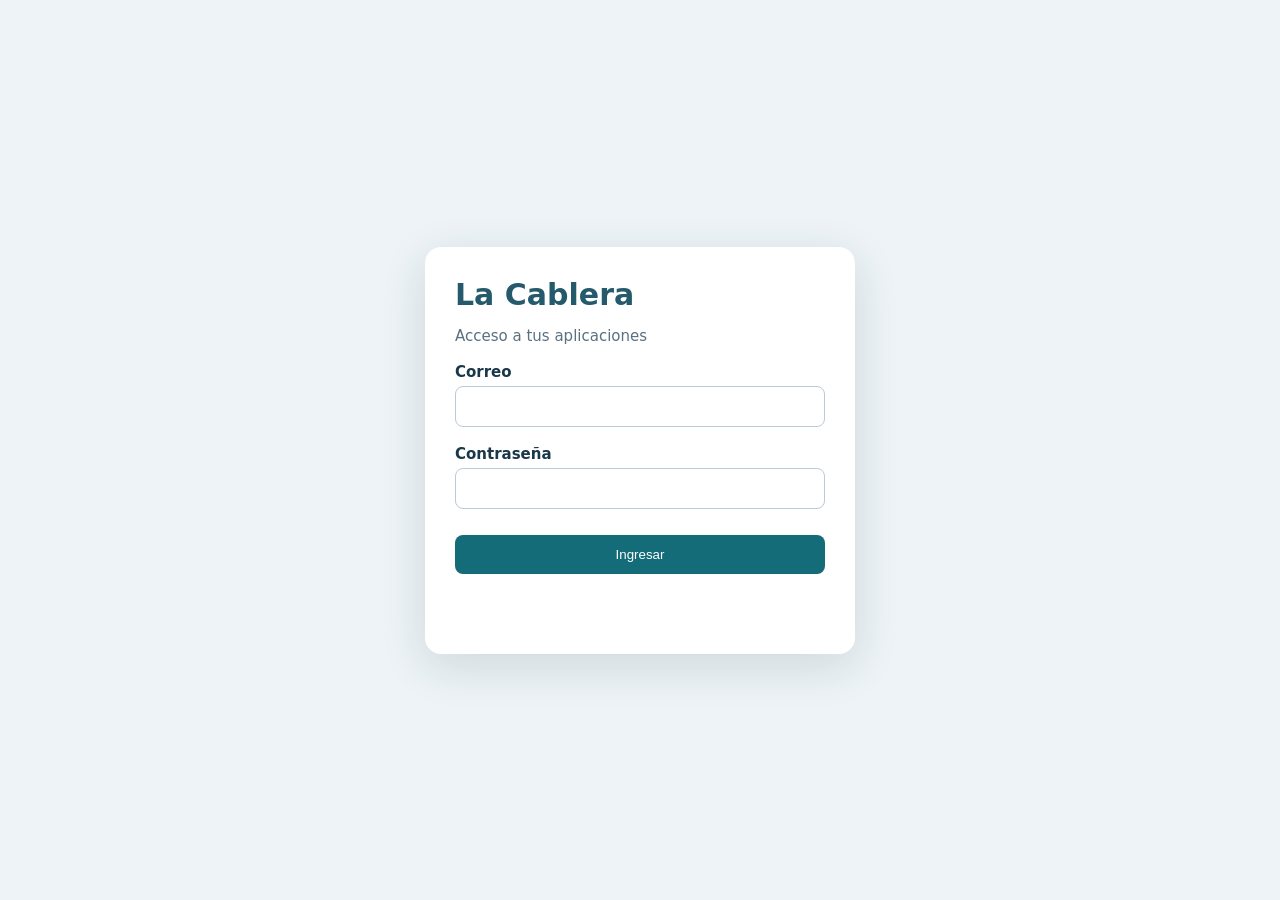
<file: acceso/index.html>
<!doctype html>
<html lang="es"><head><meta charset="utf-8"><meta name="viewport" content="width=device-width,initial-scale=1">
<title>Ingresar · La Cablera</title><style>
*{box-sizing:border-box}body{margin:0;min-height:100vh;display:grid;place-items:center;background:#edf3f6;font:15px system-ui,Arial;color:#193849}
main{width:min(430px,94vw);padding:30px;background:white;border-radius:16px;box-shadow:0 12px 45px #19384924}
h1{margin:0 0 8px;color:#245a6b}p{color:#5a7180}label{display:block;margin:18px 0 6px;font-weight:600}
input{display:block;width:100%;padding:12px;border:1px solid #b9cbd4;border-radius:8px;margin-top:5px}
button{background:#146c79;color:white;border:0;border-radius:8px;padding:12px 18px;cursor:pointer;width:100%;margin-top:20px}
#error{color:#b42318;min-height:20px}</style></head><body>
<main><h1>La Cablera</h1><p>Acceso a tus aplicaciones</p>
<form id="login"><label>Correo<input id="email" type="email" autocomplete="username" required></label>
<label>Contraseña<input id="password" type="password" autocomplete="current-password" required></label>
<button type="submit">Ingresar</button></form><p id="error" role="alert"></p></main>
<script>
(()=>{'use strict';const key='lacablera_central_token_v1';
const destino=new URLSearchParams(location.search).get('volver')||'/';
function seguro(url){try{const u=new URL(url,location.origin);return u.origin===location.origin?u.pathname+u.search+u.hash:'/'}catch{return '/'}}
const volver=seguro(destino);
async function validar(token){const r=await fetch('/api/v1/central-auth/session.php',{headers:{Authorization:'Bearer '+token},cache:'no-store'});const d=await r.json();return r.ok&&d.ok;}
(async()=>{const token=localStorage.getItem(key);if(token){try{if(await validar(token)){location.replace(volver);return}}catch{}localStorage.removeItem(key)}})();
document.getElementById('login').addEventListener('submit',async e=>{
e.preventDefault();const b=e.target.querySelector('button');b.disabled=true;
try{const r=await fetch('/api/v1/central-auth/login.php',{method:'POST',headers:{'Content-Type':'application/json'},body:JSON.stringify({email:document.getElementById('email').value.trim(),password:document.getElementById('password').value})});
const d=await r.json();if(!r.ok||!d.ok||!d.data?.token)throw Error(typeof d.error==='object'?d.error.message:(d.error||'No se pudo ingresar'));
localStorage.setItem(key,d.data.token);document.getElementById('password').value='';location.replace(volver);
}catch(err){document.getElementById('error').textContent=err.message;b.disabled=false}});
})();
</script></body></html>
</file>
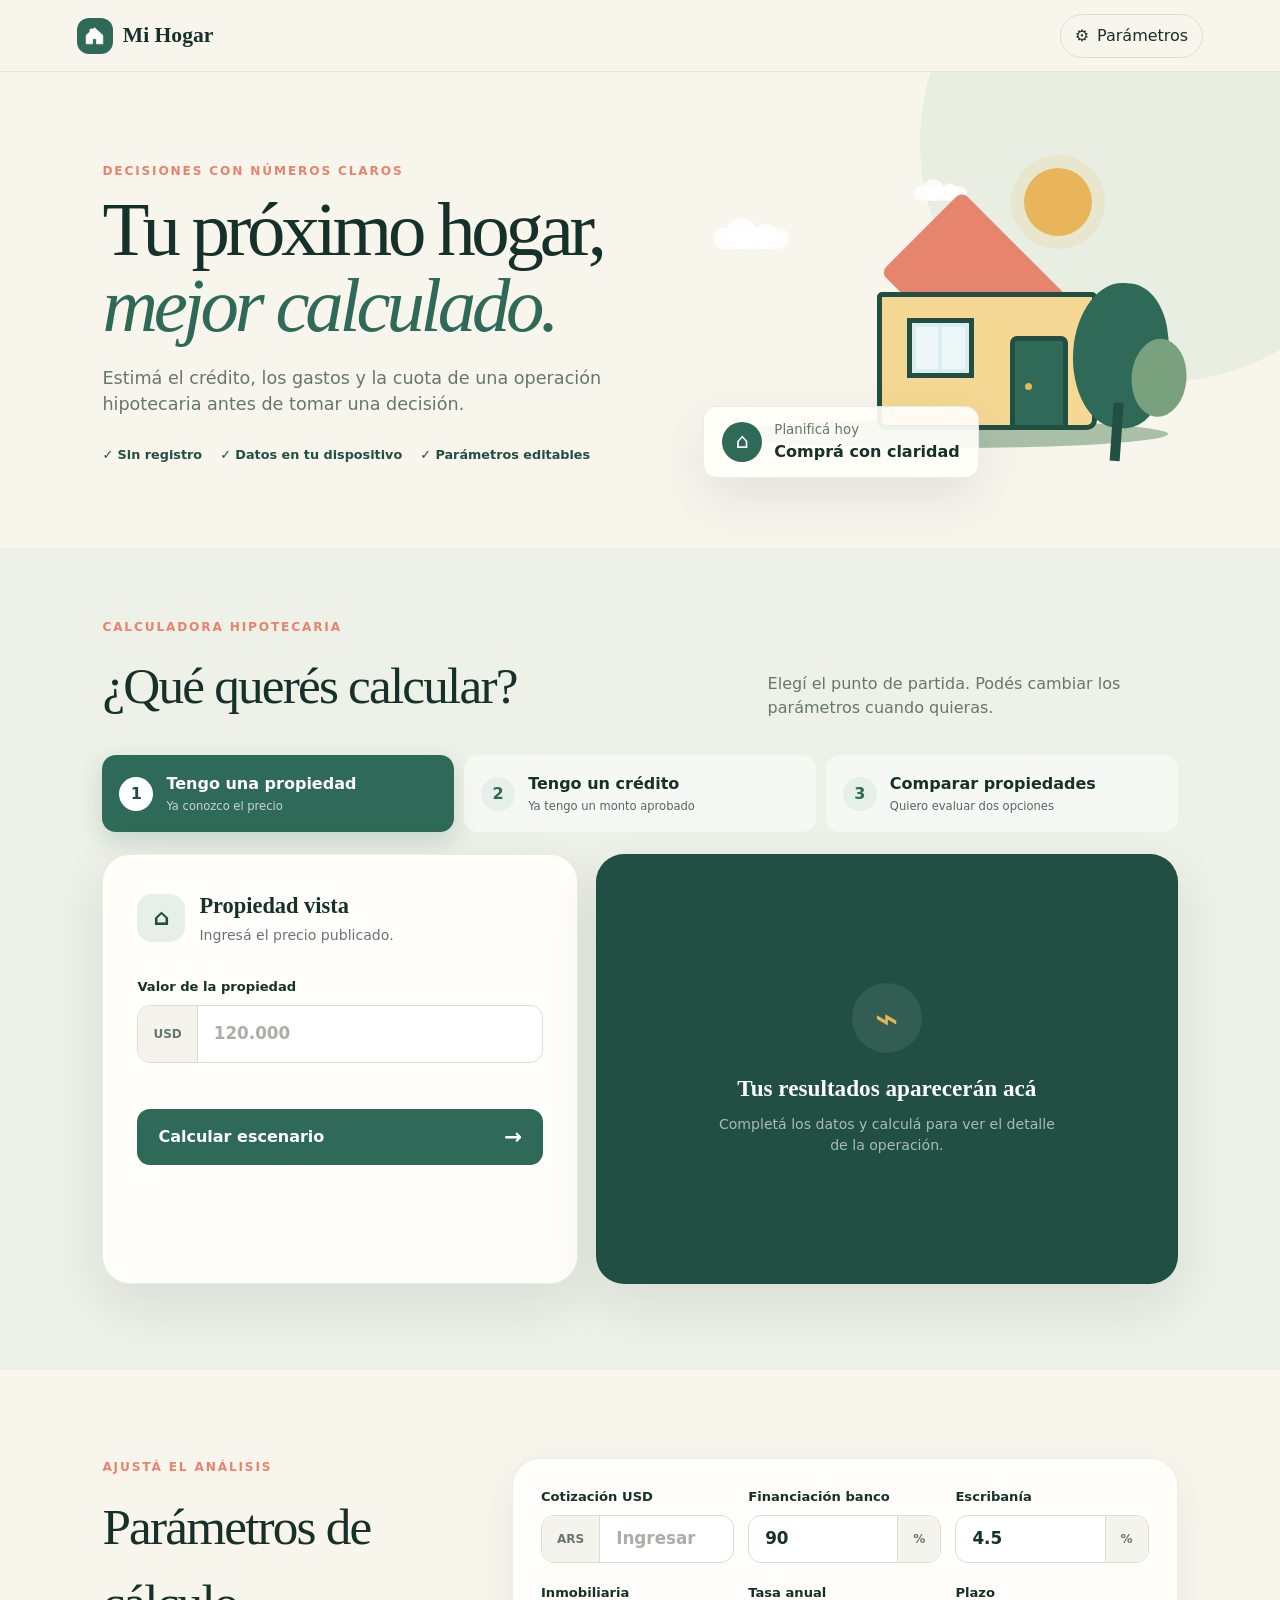
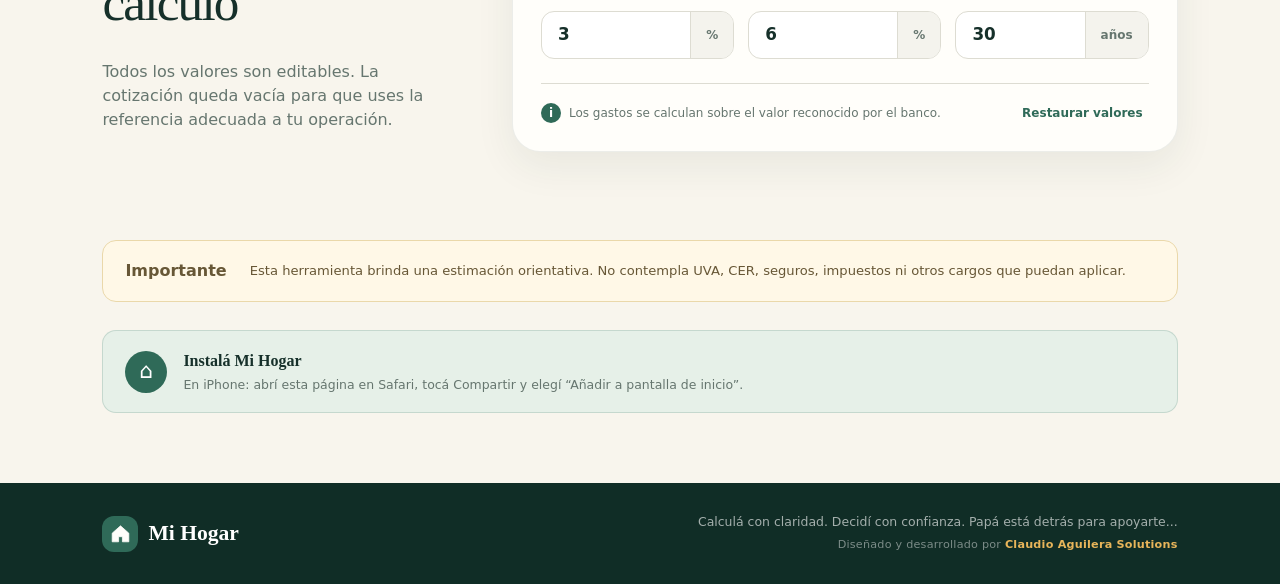
<file: Dantemania/index.html>
<!doctype html>
<html lang="es">
  <head>
    <meta charset="UTF-8" />
    <meta name="viewport" content="width=device-width, initial-scale=1.0" />
    <meta
      name="description"
      content="Calculadora de créditos hipotecarios para analizar propiedades, gastos y cuotas."
    />
    <meta name="theme-color" content="#f8f5ed" />
    <meta name="mobile-web-app-capable" content="yes" />
    <meta name="apple-mobile-web-app-capable" content="yes" />
    <meta name="apple-mobile-web-app-status-bar-style" content="default" />
    <meta name="apple-mobile-web-app-title" content="Mi Hogar" />
    <title>Mi Hogar | Calculadora hipotecaria</title>
    <link rel="manifest" href="manifest.webmanifest" />
    <link rel="icon" type="image/png" sizes="192x192" href="assets/icon-192.png" />
    <link rel="apple-touch-icon" href="assets/apple-touch-icon.png" />
    <link rel="stylesheet" href="css/styles.css" />
  </head>
  <body>
    <header class="site-header">
      <a class="brand" href="#inicio" aria-label="Mi Hogar, inicio">
        <span class="brand-mark" aria-hidden="true">
          <svg viewBox="0 0 36 36" role="img">
            <path d="M5 17.5 18 6l13 11.5V31H21v-8h-6v8H5Z" />
            <path d="M11 13.2V8h5v.8" />
          </svg>
        </span>
        <span>Mi Hogar</span>
      </a>
      <button
        class="settings-shortcut"
        type="button"
        data-scroll-settings
        aria-label="Abrir parámetros de cálculo"
      >
        <span class="settings-icon" aria-hidden="true">⚙</span>
        <span class="settings-label">Parámetros</span>
      </button>
    </header>

    <main id="inicio">
      <section class="hero">
        <div class="hero-copy">
          <p class="eyebrow">Decisiones con números claros</p>
          <h1>Tu próximo hogar,<br /><span>mejor calculado.</span></h1>
          <p class="hero-description">
            Estimá el crédito, los gastos y la cuota de una operación
            hipotecaria antes de tomar una decisión.
          </p>
          <div class="trust-row" aria-label="Características">
            <span>✓ Sin registro</span>
            <span>✓ Datos en tu dispositivo</span>
            <span>✓ Parámetros editables</span>
          </div>
        </div>
        <div class="hero-visual" aria-hidden="true">
          <div class="sun"></div>
          <div class="cloud cloud-one"></div>
          <div class="cloud cloud-two"></div>
          <div class="house">
            <div class="roof"></div>
            <div class="house-body">
              <div class="window"><span></span><span></span></div>
              <div class="door"></div>
            </div>
          </div>
          <div class="tree"><span></span></div>
          <div class="ground"></div>
          <div class="visual-card">
            <span class="visual-icon">⌂</span>
            <div><small>Planificá hoy</small><strong>Comprá con claridad</strong></div>
          </div>
        </div>
      </section>

      <section class="calculator-shell" aria-labelledby="calculator-title">
        <div class="section-heading">
          <div>
            <p class="eyebrow">Calculadora hipotecaria</p>
            <h2 id="calculator-title">¿Qué querés calcular?</h2>
          </div>
          <p>Elegí el punto de partida. Podés cambiar los parámetros cuando quieras.</p>
        </div>

        <div class="scenario-tabs" role="tablist" aria-label="Escenarios">
          <button
            class="scenario-tab active"
            id="tab-property"
            type="button"
            role="tab"
            aria-selected="true"
            aria-controls="panel-property"
            data-scenario="property"
          >
            <span class="tab-number">1</span>
            <span><strong>Tengo una propiedad</strong><small>Ya conozco el precio</small></span>
          </button>
          <button
            class="scenario-tab"
            id="tab-credit"
            type="button"
            role="tab"
            aria-selected="false"
            aria-controls="panel-credit"
            data-scenario="credit"
          >
            <span class="tab-number">2</span>
            <span><strong>Tengo un crédito</strong><small>Ya tengo un monto aprobado</small></span>
          </button>
          <button
            class="scenario-tab"
            id="tab-compare"
            type="button"
            role="tab"
            aria-selected="false"
            aria-controls="panel-compare"
            data-scenario="compare"
          >
            <span class="tab-number">3</span>
            <span><strong>Comparar propiedades</strong><small>Quiero evaluar dos opciones</small></span>
          </button>
        </div>

        <div class="workspace">
          <section class="input-card">
            <form id="calculator-form" novalidate>
              <div
                class="scenario-panel active"
                id="panel-property"
                role="tabpanel"
                aria-labelledby="tab-property"
                data-panel="property"
              >
                <div class="card-heading">
                  <span class="card-icon" aria-hidden="true">⌂</span>
                  <div><h3>Propiedad vista</h3><p>Ingresá el precio publicado.</p></div>
                </div>
                <label class="field">
                  <span>Valor de la propiedad</span>
                  <span class="input-wrap">
                    <span class="prefix">USD</span>
                    <input id="property-usd" type="number" min="0" step="100" inputmode="decimal" placeholder="120.000" />
                  </span>
                </label>
              </div>

              <div
                class="scenario-panel"
                id="panel-credit"
                role="tabpanel"
                aria-labelledby="tab-credit"
                data-panel="credit"
                hidden
              >
                <div class="card-heading">
                  <span class="card-icon" aria-hidden="true">$</span>
                  <div><h3>Crédito aprobado</h3><p>Ingresá el capital disponible.</p></div>
                </div>
                <label class="field">
                  <span>Monto del crédito</span>
                  <span class="input-wrap">
                    <span class="prefix">ARS</span>
                    <input id="credit-ars" type="number" min="0" step="1000" inputmode="decimal" placeholder="180.000.000" />
                  </span>
                </label>
              </div>

              <div
                class="scenario-panel"
                id="panel-compare"
                role="tabpanel"
                aria-labelledby="tab-compare"
                data-panel="compare"
                hidden
              >
                <div class="card-heading">
                  <span class="card-icon" aria-hidden="true">⇄</span>
                  <div><h3>Comparar propiedades</h3><p>Ingresá los dos precios publicados.</p></div>
                </div>
                <div class="compare-inputs">
                  <label class="field">
                    <span>Propiedad A</span>
                    <span class="input-wrap">
                      <span class="prefix">USD</span>
                      <input id="property-a-usd" type="number" min="0" step="100" inputmode="decimal" placeholder="120.000" />
                    </span>
                  </label>
                  <label class="field">
                    <span>Propiedad B</span>
                    <span class="input-wrap">
                      <span class="prefix">USD</span>
                      <input id="property-b-usd" type="number" min="0" step="100" inputmode="decimal" placeholder="135.000" />
                    </span>
                  </label>
                </div>
              </div>

              <button class="calculate-button" type="submit">
                Calcular escenario
                <span aria-hidden="true">→</span>
              </button>
              <p class="form-error" id="form-error" role="alert"></p>
            </form>
          </section>

          <section class="results-card" aria-live="polite">
            <div class="results-empty" id="results-empty">
              <span class="empty-icon" aria-hidden="true">⌁</span>
              <h3>Tus resultados aparecerán acá</h3>
              <p>Completá los datos y calculá para ver el detalle de la operación.</p>
            </div>
            <div class="results-content" id="results-content" hidden></div>
          </section>
        </div>
      </section>

      <section class="settings-section" id="parametros" aria-labelledby="settings-title">
        <div class="settings-intro">
          <p class="eyebrow">Ajustá el análisis</p>
          <h2 id="settings-title">Parámetros de cálculo</h2>
          <p>
            Todos los valores son editables. La cotización queda vacía para que
            uses la referencia adecuada a tu operación.
          </p>
        </div>
        <div class="settings-card">
          <div class="settings-grid">
            <label class="field">
              <span>Cotización USD</span>
              <span class="input-wrap compact">
                <span class="prefix">ARS</span>
                <input id="exchange-rate" type="number" min="0" step="0.01" inputmode="decimal" placeholder="Ingresar" />
              </span>
            </label>
            <label class="field">
              <span>Financiación banco</span>
              <span class="input-wrap compact">
                <input id="financing-percent" type="number" min="0.01" max="100" step="0.01" inputmode="decimal" />
                <span class="suffix">%</span>
              </span>
            </label>
            <label class="field">
              <span>Escribanía</span>
              <span class="input-wrap compact">
                <input id="notary-percent" type="number" min="0" step="0.01" inputmode="decimal" />
                <span class="suffix">%</span>
              </span>
            </label>
            <label class="field">
              <span>Inmobiliaria</span>
              <span class="input-wrap compact">
                <input id="real-estate-percent" type="number" min="0" step="0.01" inputmode="decimal" />
                <span class="suffix">%</span>
              </span>
            </label>
            <label class="field">
              <span>Tasa anual</span>
              <span class="input-wrap compact">
                <input id="annual-rate-percent" type="number" min="0" step="0.01" inputmode="decimal" />
                <span class="suffix">%</span>
              </span>
            </label>
            <label class="field">
              <span>Plazo</span>
              <span class="input-wrap compact">
                <input id="years" type="number" min="1" step="1" inputmode="numeric" />
                <span class="suffix">años</span>
              </span>
            </label>
          </div>
          <div class="settings-footer">
            <p><span aria-hidden="true">i</span> Los gastos se calculan sobre el valor reconocido por el banco.</p>
            <button id="reset-settings" type="button">Restaurar valores</button>
          </div>
        </div>
      </section>

      <section class="disclaimer">
        <strong>Importante</strong>
        <p>
          Esta herramienta brinda una estimación orientativa. No contempla UVA,
          CER, seguros, impuestos ni otros cargos que puedan aplicar.
        </p>
      </section>

      <section class="install-card" id="instalar">
        <span class="install-icon" aria-hidden="true">⌂</span>
        <div>
          <strong>Instalá Mi Hogar</strong>
          <p id="install-help">
            En iPhone: abrí esta página en Safari, tocá Compartir y elegí
            “Añadir a pantalla de inicio”.
          </p>
        </div>
        <button id="install-app" type="button" hidden>Instalar</button>
      </section>
    </main>

    <footer>
      <a class="brand footer-brand" href="#inicio">
        <span class="brand-mark" aria-hidden="true">
          <svg viewBox="0 0 36 36"><path d="M5 17.5 18 6l13 11.5V31H21v-8h-6v8H5Z" /></svg>
        </span>
        <span>Mi Hogar</span>
      </a>
      <div class="footer-copy">
        <p>Calculá con claridad. Decidí con confianza. Papá está detrás para apoyarte... </p>
        <p class="creator-credit">
          Diseñado y desarrollado por
          <strong>Claudio Aguilera Solutions</strong>
        </p>
      </div>
    </footer>

    <script src="js/config.js"></script>
    <script src="js/calculations.js"></script>
    <script src="js/app.js"></script>
    <script src="js/pwa.js"></script>
  </body>
</html>
</file>
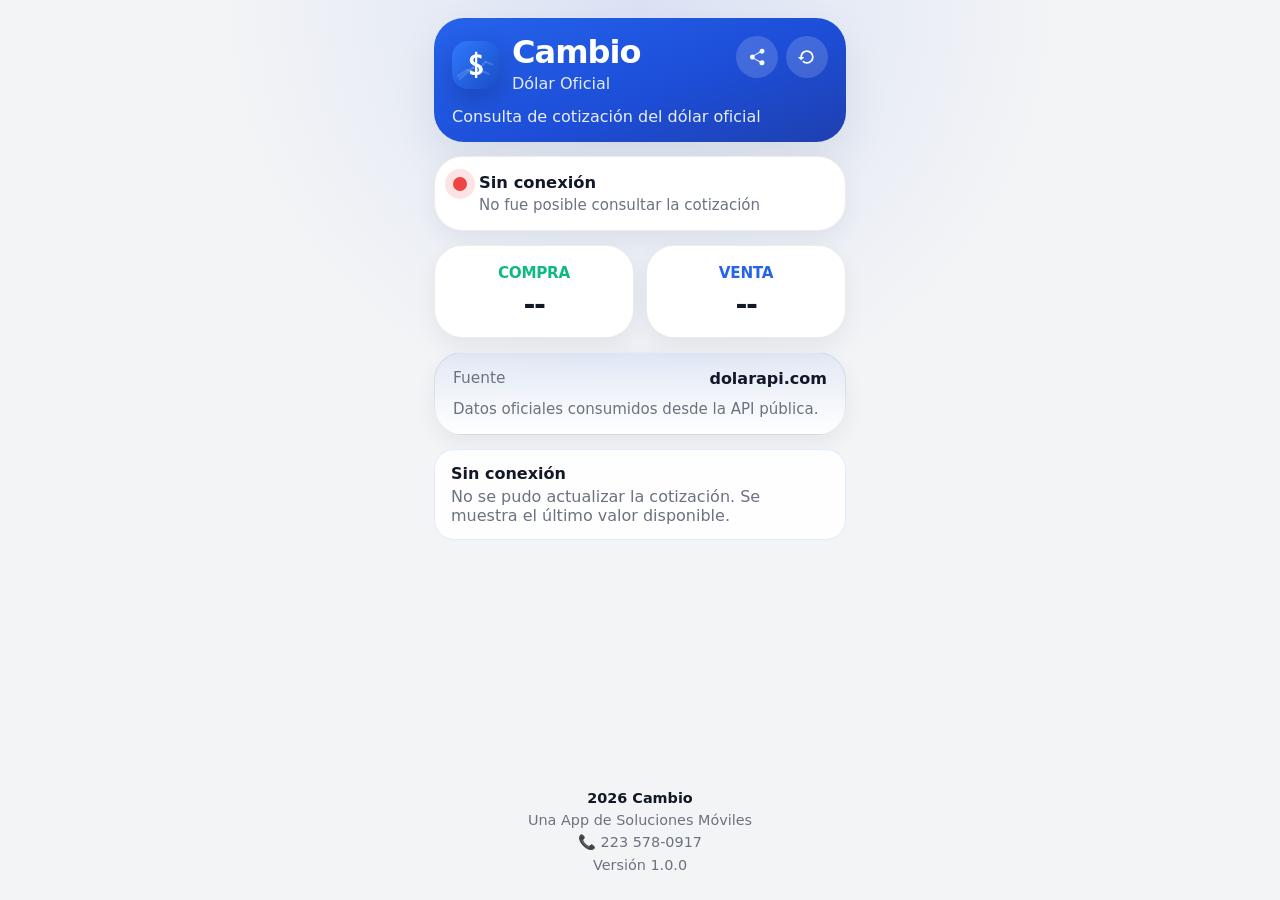
<file: public/apps/cambio/index.html>
<!doctype html>
<html lang="es">
<head>
  <meta charset="utf-8">
  <meta name="viewport" content="width=device-width, initial-scale=1, viewport-fit=cover">
  <meta name="theme-color" content="#2563EB">
  <meta name="description" content="Consulta de cotización del dólar oficial.">
  <meta name="apple-mobile-web-app-capable" content="yes">
  <meta name="apple-mobile-web-app-status-bar-style" content="black-translucent">
  <link rel="manifest" href="./manifest.json">
  <link rel="apple-touch-icon" href="./apple-touch-icon.png">
  <link rel="icon" href="./favicon.ico">
  <title>Cambio</title>
  <link rel="stylesheet" href="./style.css">
</head>
<body>
  <div class="app-shell">
    <header class="app-header">
      <div class="app-header__top">
        <div class="brand">
          <img src="./icon-192.png" alt="Cambio" class="brand__icon" width="48" height="48">
          <div class="brand__copy">
            <h1>Cambio</h1>
            <p>Dólar Oficial</p>
          </div>
        </div>
        <div class="header-actions" aria-label="Acciones">
          <button class="icon-button" id="share-button" type="button" aria-label="Compartir">
            <svg viewBox="0 0 24 24" aria-hidden="true"><path d="M18 16a3 3 0 0 0-2.4 1.2L8.9 13.4a3.2 3.2 0 0 0 0-2.8l6.7-3.8A3 3 0 1 0 15 5a3 3 0 0 0 .1.8L8.4 9.6a3 3 0 1 0 0 4.8l6.7 3.8A3 3 0 1 0 18 16Z"/></svg>
          </button>
          <button class="icon-button" id="refresh-button" type="button" aria-label="Actualizar">
            <svg viewBox="0 0 24 24" aria-hidden="true"><path d="M17.7 6.3A8 8 0 0 0 4 12H1l3.9 3.9L8.9 12H6a6 6 0 1 1 1.7 4.2l-1.4 1.4A8 8 0 1 0 17.7 6.3Z"/></svg>
          </button>
        </div>
      </div>
      <p class="app-header__subtitle">Consulta de cotización del dólar oficial</p>
    </header>

    <main class="content">
      <section class="card card--status" aria-live="polite">
        <div class="status-line">
          <span class="status-dot" id="status-dot"></span>
          <div>
            <strong id="status-title">Cargando datos</strong>
            <p id="status-text">Esperando respuesta de la API</p>
          </div>
        </div>
      </section>

      <section class="metrics-grid" aria-label="Cotización">
        <article class="card metric-card">
          <span class="metric-card__label metric-card__label--success">Compra</span>
          <strong class="metric-card__value" id="quote-buy">--</strong>
        </article>
        <article class="card metric-card">
          <span class="metric-card__label metric-card__label--primary">Venta</span>
          <strong class="metric-card__value metric-card__value--accent" id="quote-sell-small">--</strong>
        </article>
      </section>

      

      <section class="card info-card info-card--soft" id="share-card">
        <div class="info-row">
          <span class="info-row__label">Fuente</span>
          <strong>dolarapi.com</strong>
        </div>
        <p class="info-card__text">Datos oficiales consumidos  desde la API pública.</p>
      </section>
    </main>

    <footer class="app-footer">
      <div>2026 Cambio</div>
      <div>Una App de Soluciones Móviles</div>
      <div>📞 223 578-0917</div>
      <div>Versión 1.0.0</div>
  </footer>
  </div>

  <div class="install-modal" id="install-modal" hidden>
    <div class="install-modal__backdrop"></div>
    <div class="install-modal__dialog" role="dialog" aria-modal="true" aria-labelledby="install-title">
      <h2 id="install-title">Instalar Cambio</h2>
      <p>¿Desea instalar Cambio en su dispositivo para acceder más rápido?</p>
      <div class="install-modal__actions">
        <button class="button button--primary" id="install-button" type="button">Instalar</button>
        <button class="button button--secondary" id="dismiss-button" type="button">Ahora no</button>
      </div>
    </div>
  </div>

  <template id="offline-template">
    <div class="offline-banner">
      <strong>Sin conexión</strong>
      <span>No se pudo actualizar la cotización. Se muestra el último valor disponible.</span>
    </div>
  </template>

  <script src="./app.js" defer></script>
</body>
</html>
</file>
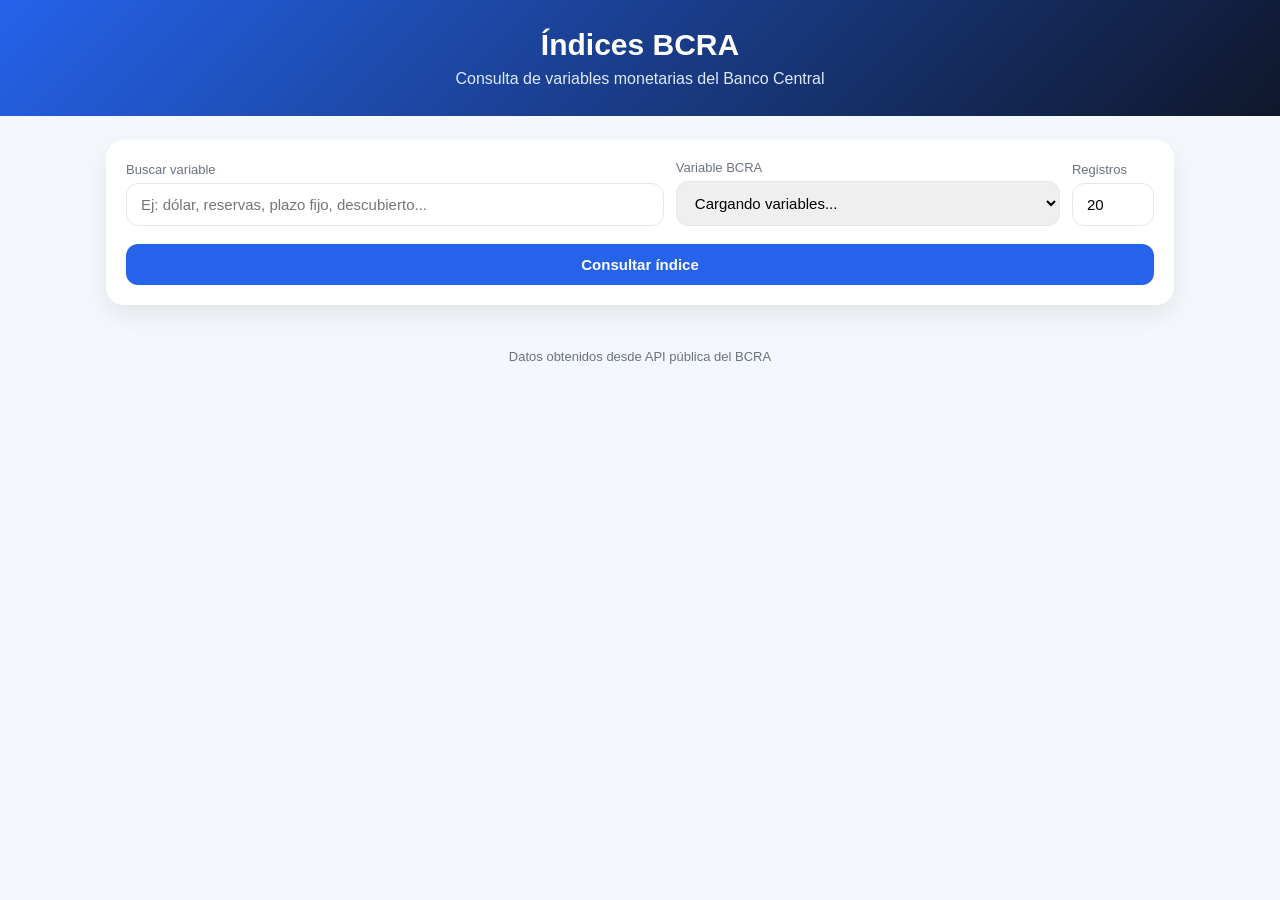
<file: mi_info/bcoCentral/indicesBCRA.html>
<!DOCTYPE html>
<html lang="es">
<head>
  <meta charset="UTF-8" />
  <meta name="viewport" content="width=device-width, initial-scale=1.0" />
  <title>Índices BCRA</title>

  <style>
    :root {
      --bg: #f4f7fb;
      --card: #ffffff;
      --primary: #2563eb;
      --primary-dark: #1d4ed8;
      --text: #111827;
      --muted: #6b7280;
      --border: #e5e7eb;
      --warning: #f59e0b;
      --success: #16a34a;
      --danger: #dc2626;
    }

    * {
      box-sizing: border-box;
    }

    body {
      margin: 0;
      font-family: Arial, sans-serif;
      background: var(--bg);
      color: var(--text);
    }

    header {
      background: linear-gradient(135deg, #2563eb, #0f172a);
      color: white;
      padding: 28px 18px;
      text-align: center;
    }

    header h1 {
      margin: 0;
      font-size: 30px;
    }

    header p {
      margin: 8px 0 0;
      color: #dbeafe;
    }

    .container {
      max-width: 1100px;
      margin: 24px auto;
      padding: 0 16px;
    }

    .card {
      background: var(--card);
      border-radius: 18px;
      padding: 20px;
      box-shadow: 0 10px 25px rgba(15, 23, 42, 0.08);
      margin-bottom: 18px;
    }

    .grid {
      display: grid;
      grid-template-columns: 1.4fr 1fr auto;
      gap: 12px;
      align-items: end;
    }

    label {
      display: block;
      font-size: 13px;
      color: var(--muted);
      margin-bottom: 6px;
    }

    input, select, button {
      width: 100%;
      padding: 12px 14px;
      border-radius: 12px;
      border: 1px solid var(--border);
      font-size: 15px;
    }

    input:focus, select:focus {
      outline: none;
      border-color: var(--primary);
    }

    button {
      border: none;
      background: var(--primary);
      color: white;
      cursor: pointer;
      font-weight: bold;
      transition: 0.2s;
    }

    button:hover {
      background: var(--primary-dark);
    }

    .info {
      display: grid;
      grid-template-columns: repeat(4, 1fr);
      gap: 12px;
      margin-top: 16px;
    }

    .mini-card {
      border: 1px solid var(--border);
      border-radius: 14px;
      padding: 14px;
      background: #f9fafb;
    }

    .mini-card span {
      display: block;
      font-size: 12px;
      color: var(--muted);
      margin-bottom: 6px;
    }

    .mini-card strong {
      font-size: 16px;
    }

    .estado {
      padding: 12px 14px;
      border-radius: 12px;
      margin-top: 14px;
      font-weight: bold;
      background: #fff7ed;
      color: #9a3412;
      border: 1px solid #fed7aa;
    }

    .estado.ok {
      background: #ecfdf5;
      color: #166534;
      border-color: #bbf7d0;
    }

    .estado.error {
      background: #fef2f2;
      color: #991b1b;
      border-color: #fecaca;
    }

    table {
      width: 100%;
      border-collapse: collapse;
      margin-top: 14px;
    }

    th, td {
      padding: 12px;
      border-bottom: 1px solid var(--border);
      text-align: left;
    }

    th {
      background: #f9fafb;
      color: var(--muted);
      font-size: 13px;
    }

    td.valor {
      text-align: right;
      font-weight: bold;
    }

    .loader {
      display: none;
      color: var(--muted);
      margin-top: 10px;
    }

    .footer {
      text-align: center;
      color: var(--muted);
      font-size: 13px;
      padding: 20px;
    }

    @media (max-width: 800px) {
      .grid {
        grid-template-columns: 1fr;
      }

      .info {
        grid-template-columns: 1fr;
      }

      header h1 {
        font-size: 24px;
      }

      table {
        font-size: 13px;
      }
    }
  </style>
</head>

<body>

<header>
  <h1>Índices BCRA</h1>
  <p>Consulta de variables monetarias del Banco Central</p>
</header>

<div class="container">

  <div class="card">
    <div class="grid">
      <div>
        <label>Buscar variable</label>
        <input 
          type="text" 
          id="buscar" 
          placeholder="Ej: dólar, reservas, plazo fijo, descubierto..."
        />
      </div>

      <div>
        <label>Variable BCRA</label>
        <select id="variableSelect">
          <option>Cargando variables...</option>
        </select>
      </div>

      <div>
        <label>Registros</label>
        <input type="number" id="cantidad" value="20" min="1" max="500" />
      </div>
    </div>

    <br />

    <button onclick="consultarVariable()">Consultar índice</button>

    <div class="loader" id="loader">Consultando BCRA...</div>
  </div>

  <div class="card" id="panelInfo" style="display:none;">
    <h2 id="tituloVariable">Variable seleccionada</h2>

    <div class="info">
      <div class="mini-card">
        <span>ID Variable</span>
        <strong id="infoId">-</strong>
      </div>

      <div class="mini-card">
        <span>Categoría</span>
        <strong id="infoCategoria">-</strong>
      </div>

      <div class="mini-card">
        <span>Unidad</span>
        <strong id="infoUnidad">-</strong>
      </div>

      <div class="mini-card">
        <span>Último valor</span>
        <strong id="infoValor">-</strong>
      </div>
    </div>

    <div id="estadoFecha" class="estado"></div>
  </div>

  <div class="card" id="panelTabla" style="display:none;">
    <h2>Valores informados</h2>

    <table>
      <thead>
        <tr>
          <th>Fecha</th>
          <th style="text-align:right;">Valor</th>
        </tr>
      </thead>
      <tbody id="tablaResultados"></tbody>
    </table>
  </div>

</div>

<div class="footer">
  Datos obtenidos desde API pública del BCRA
</div>

<script>
  const API_BASE = "https://api.bcra.gob.ar/estadisticas/v4.0/monetarias";

  let variables = [];
  let variablesFiltradas = [];

  const buscarInput = document.getElementById("buscar");
  const variableSelect = document.getElementById("variableSelect");

  buscarInput.addEventListener("input", filtrarVariables);
  variableSelect.addEventListener("change", mostrarInfoVariable);

  async function cargarVariables() {
    try {
      const response = await fetch(API_BASE);

      if (!response.ok) {
        throw new Error("Error API: " + response.status);
      }

      const data = await response.json();

      variables = data.results || [];
      variablesFiltradas = variables;

      cargarSelect(variablesFiltradas);
      mostrarInfoVariable();

    } catch (error) {
      alert("No se pudieron cargar las variables BCRA: " + error.message);
    }
  }

  function cargarSelect(lista) {
    variableSelect.innerHTML = "";

    if (lista.length === 0) {
      const option = document.createElement("option");
      option.textContent = "Sin resultados";
      option.value = "";
      variableSelect.appendChild(option);
      return;
    }

    lista.forEach(variable => {
      const option = document.createElement("option");
      option.value = variable.idVariable;
      option.textContent = `${variable.idVariable} - ${variable.descripcion}`;
      variableSelect.appendChild(option);
    });
  }

  function filtrarVariables() {
    const texto = buscarInput.value.trim().toLowerCase();

    variablesFiltradas = variables.filter(v => {
      return (
        String(v.idVariable).includes(texto) ||
        String(v.descripcion || "").toLowerCase().includes(texto) ||
        String(v.categoria || "").toLowerCase().includes(texto) ||
        String(v.unidadExpresion || "").toLowerCase().includes(texto)
      );
    });

    cargarSelect(variablesFiltradas);
    mostrarInfoVariable();
  }

  function obtenerVariableSeleccionada() {
    const id = Number(variableSelect.value);
    return variables.find(v => v.idVariable === id);
  }

  function mostrarInfoVariable() {
    const variable = obtenerVariableSeleccionada();

    if (!variable) return;

    document.getElementById("panelInfo").style.display = "block";

    document.getElementById("tituloVariable").textContent = variable.descripcion;
    document.getElementById("infoId").textContent = variable.idVariable;
    document.getElementById("infoCategoria").textContent = variable.categoria || "-";
    document.getElementById("infoUnidad").textContent = variable.unidadExpresion || "-";
    document.getElementById("infoValor").textContent = variable.ultValorInformado ?? "-";

    evaluarFecha(variable.ultFechaInformada);
  }

  function evaluarFecha(fechaTexto) {
    const estado = document.getElementById("estadoFecha");

    if (!fechaTexto) {
      estado.className = "estado error";
      estado.textContent = "⚠️ Esta variable no tiene última fecha informada.";
      return;
    }

    const fecha = new Date(fechaTexto + "T00:00:00");
    const hoy = new Date();

    fecha.setHours(0, 0, 0, 0);
    hoy.setHours(0, 0, 0, 0);

    const diferenciaMs = hoy - fecha;
    const dias = Math.round(diferenciaMs / (1000 * 60 * 60 * 24));

    if (dias === 0) {
      estado.className = "estado ok";
      estado.textContent = `✅ Serie actualizada al día de hoy. Última fecha: ${formatearFecha(fechaTexto)}`;
    } else if (dias === 1) {
      estado.className = "estado";
      estado.textContent = `🟡 Último dato disponible: ayer. Fecha: ${formatearFecha(fechaTexto)}`;
    } else {
      estado.className = "estado";
      estado.textContent = `⚠️ Último dato disponible hace ${dias} días. Fecha: ${formatearFecha(fechaTexto)}. Puede ser normal según la serie.`;
    }
  }

  async function consultarVariable() {
    const variable = obtenerVariableSeleccionada();

    if (!variable) {
      alert("Seleccione una variable válida.");
      return;
    }

    const cantidad = Number(document.getElementById("cantidad").value) || 20;
    const loader = document.getElementById("loader");

    loader.style.display = "block";

    try {
      const response = await fetch(`${API_BASE}/${variable.idVariable}`);

      if (!response.ok) {
        throw new Error("Error API: " + response.status);
      }

      const data = await response.json();
      const detalle = data.results?.[0]?.detalle || [];

      renderTabla(detalle.slice(0, cantidad));

    } catch (error) {
      alert("No se pudo consultar la variable: " + error.message);
    } finally {
      loader.style.display = "none";
    }
  }

  function renderTabla(datos) {
    const tbody = document.getElementById("tablaResultados");
    const panelTabla = document.getElementById("panelTabla");

    tbody.innerHTML = "";

    if (datos.length === 0) {
      tbody.innerHTML = `
        <tr>
          <td colspan="2">No hay datos disponibles.</td>
        </tr>
      `;
      panelTabla.style.display = "block";
      return;
    }

    datos.forEach(item => {
      const tr = document.createElement("tr");

      tr.innerHTML = `
        <td>${formatearFecha(item.fecha)}</td>
        <td class="valor">${formatearNumero(item.valor)}</td>
      `;

      tbody.appendChild(tr);
    });

    panelTabla.style.display = "block";
  }

  function formatearFecha(fecha) {
    if (!fecha) return "-";

    const partes = fecha.split("-");
    if (partes.length !== 3) return fecha;

    return `${partes[2]}/${partes[1]}/${partes[0]}`;
  }

  function formatearNumero(valor) {
    if (valor === null || valor === undefined || valor === "") return "-";

    return Number(valor).toLocaleString("es-AR", {
      minimumFractionDigits: 2,
      maximumFractionDigits: 2
    });
  }

  cargarVariables();
</script>

</body>
</html>
</file>
<file: Dantemania/css/styles.css>
:root {
  --ink: #16302a;
  --muted: #66766f;
  --cream: #f8f5ed;
  --paper: #fffefa;
  --line: #dddcd2;
  --green: #2f6a58;
  --green-dark: #214f43;
  --green-soft: #e6f0e8;
  --sage: #a9c0a7;
  --coral: #e7846e;
  --gold: #e8b55a;
  --shadow: 0 20px 55px rgba(31, 57, 49, 0.1);
  --radius-lg: 28px;
  --radius-md: 18px;
}

* {
  box-sizing: border-box;
}

html {
  scroll-behavior: smooth;
}

body {
  margin: 0;
  color: var(--ink);
  background: var(--cream);
  font-family: Inter, ui-sans-serif, system-ui, -apple-system, BlinkMacSystemFont,
    "Segoe UI", sans-serif;
  line-height: 1.5;
}

button,
input {
  font: inherit;
}

button {
  color: inherit;
}

.site-header {
  position: sticky;
  z-index: 20;
  top: 0;
  display: flex;
  align-items: center;
  justify-content: space-between;
  min-height: 72px;
  padding: 0 6vw;
  border-bottom: 1px solid rgba(22, 48, 42, 0.08);
  background: rgba(248, 245, 237, 0.92);
  backdrop-filter: blur(14px);
}

.brand {
  display: inline-flex;
  align-items: center;
  gap: 10px;
  color: var(--ink);
  font-family: Georgia, "Times New Roman", serif;
  font-size: 1.35rem;
  font-weight: 700;
  text-decoration: none;
}

.brand-mark {
  display: grid;
  width: 36px;
  height: 36px;
  place-items: center;
  border-radius: 12px;
  background: var(--green);
}

.brand-mark svg {
  width: 23px;
  fill: var(--paper);
  stroke: var(--paper);
  stroke-width: 1.2;
}

.settings-shortcut {
  display: inline-flex;
  align-items: center;
  justify-content: center;
  gap: 8px;
  min-width: 44px;
  min-height: 44px;
  padding: 9px 14px;
  border: 1px solid var(--line);
  border-radius: 999px;
  background: transparent;
  cursor: pointer;
}

.settings-icon {
  font-size: 1rem;
  line-height: 1;
}

.hero {
  position: relative;
  display: grid;
  overflow: hidden;
  min-height: 470px;
  padding: 76px 8vw 70px;
  grid-template-columns: minmax(0, 1.05fr) minmax(340px, 0.95fr);
  align-items: center;
  gap: 6vw;
}

.hero::before {
  position: absolute;
  z-index: -1;
  width: 480px;
  height: 480px;
  border-radius: 50%;
  background: #e8eee1;
  content: "";
  right: -120px;
  top: -170px;
}

.eyebrow {
  margin: 0 0 12px;
  color: var(--coral);
  font-size: 0.76rem;
  font-weight: 800;
  letter-spacing: 0.15em;
  text-transform: uppercase;
}

h1,
h2,
h3,
p {
  margin-top: 0;
}

h1,
h2 {
  font-family: Georgia, "Times New Roman", serif;
}

h1 {
  max-width: 720px;
  margin-bottom: 22px;
  font-size: clamp(3rem, 6vw, 5.3rem);
  font-weight: 500;
  letter-spacing: -0.055em;
  line-height: 0.98;
}

h1 span {
  color: var(--green);
  font-style: italic;
}

.hero-description {
  max-width: 600px;
  margin-bottom: 27px;
  color: var(--muted);
  font-size: 1.1rem;
}

.trust-row {
  display: flex;
  flex-wrap: wrap;
  gap: 18px;
  color: var(--green-dark);
  font-size: 0.8rem;
  font-weight: 700;
}

.hero-visual {
  position: relative;
  min-height: 330px;
}

.sun {
  position: absolute;
  top: 20px;
  right: 18%;
  width: 68px;
  height: 68px;
  border-radius: 50%;
  background: var(--gold);
  box-shadow: 0 0 0 13px rgba(232, 181, 90, 0.14);
}

.cloud {
  position: absolute;
  width: 76px;
  height: 21px;
  border-radius: 30px;
  background: rgba(255, 255, 255, 0.83);
}

.cloud::before,
.cloud::after {
  position: absolute;
  bottom: 0;
  border-radius: 50%;
  background: inherit;
  content: "";
}

.cloud::before {
  left: 13px;
  width: 31px;
  height: 31px;
}

.cloud::after {
  right: 12px;
  width: 24px;
  height: 25px;
}

.cloud-one {
  top: 80px;
  left: 2%;
}

.cloud-two {
  top: 35px;
  right: 42%;
  transform: scale(0.7);
}

.house {
  position: absolute;
  right: 17%;
  bottom: 48px;
  width: 220px;
  height: 190px;
}

.roof {
  position: absolute;
  z-index: 2;
  top: 0;
  left: 17px;
  width: 186px;
  height: 115px;
  transform: rotate(45deg);
  border-radius: 8px 22px 8px 8px;
  background: var(--coral);
}

.house-body {
  position: absolute;
  z-index: 3;
  right: 0;
  bottom: 0;
  left: 0;
  height: 138px;
  border: 5px solid var(--green-dark);
  border-radius: 5px 5px 10px 10px;
  background: #f5d894;
}

.door {
  position: absolute;
  right: 24px;
  bottom: 0;
  width: 58px;
  height: 89px;
  border: 5px solid var(--green-dark);
  border-bottom: 0;
  border-radius: 7px 7px 0 0;
  background: var(--green);
}

.door::after {
  position: absolute;
  top: 42px;
  left: 10px;
  width: 7px;
  height: 7px;
  border-radius: 50%;
  background: var(--gold);
  content: "";
}

.window {
  position: absolute;
  bottom: 47px;
  left: 25px;
  display: grid;
  width: 67px;
  height: 60px;
  padding: 4px;
  border: 5px solid var(--green-dark);
  background: #d9eef0;
  grid-template-columns: 1fr 1fr;
  gap: 4px;
}

.window span {
  background: rgba(255, 255, 255, 0.55);
}

.ground {
  position: absolute;
  right: 2%;
  bottom: 30px;
  width: 94%;
  height: 28px;
  border-radius: 50%;
  background: var(--sage);
}

.tree {
  position: absolute;
  z-index: 4;
  right: 2%;
  bottom: 50px;
  width: 95px;
  height: 145px;
  border-radius: 52% 48% 45% 55%;
  background: var(--green);
  transform: rotate(4deg);
}

.tree::after {
  position: absolute;
  bottom: -33px;
  left: 44px;
  width: 10px;
  height: 58px;
  background: var(--green-dark);
  content: "";
}

.tree span {
  position: absolute;
  right: -20px;
  bottom: 14px;
  width: 55px;
  height: 78px;
  border-radius: 50%;
  background: #79a17e;
}

.visual-card {
  position: absolute;
  z-index: 7;
  bottom: 0;
  left: 0;
  display: flex;
  align-items: center;
  gap: 12px;
  padding: 13px 18px;
  border: 1px solid rgba(22, 48, 42, 0.08);
  border-radius: 14px;
  background: rgba(255, 254, 250, 0.92);
  box-shadow: var(--shadow);
}

.visual-card small,
.visual-card strong {
  display: block;
}

.visual-card small {
  color: var(--muted);
}

.visual-icon {
  display: grid;
  width: 40px;
  height: 40px;
  place-items: center;
  border-radius: 50%;
  color: white;
  background: var(--green);
  font-size: 1.3rem;
}

.calculator-shell {
  padding: 70px 8vw 86px;
  background: #edf1e8;
}

.section-heading {
  display: flex;
  align-items: end;
  justify-content: space-between;
  gap: 30px;
  max-width: 1180px;
  margin: 0 auto 30px;
}

.section-heading h2,
.settings-intro h2 {
  margin-bottom: 0;
  font-size: clamp(2rem, 4vw, 3.2rem);
  font-weight: 500;
  letter-spacing: -0.035em;
}

.section-heading > p {
  max-width: 410px;
  margin-bottom: 5px;
  color: var(--muted);
}

.scenario-tabs {
  display: grid;
  max-width: 1180px;
  margin: 0 auto 22px;
  grid-template-columns: repeat(3, 1fr);
  gap: 10px;
}

.scenario-tab {
  display: flex;
  align-items: center;
  gap: 13px;
  padding: 16px;
  border: 1px solid transparent;
  border-radius: 14px;
  background: rgba(255, 255, 255, 0.52);
  text-align: left;
  cursor: pointer;
  transition: 160ms ease;
}

.scenario-tab:hover {
  border-color: var(--sage);
  background: rgba(255, 255, 255, 0.82);
}

.scenario-tab.active {
  color: white;
  background: var(--green);
  box-shadow: 0 9px 25px rgba(47, 106, 88, 0.2);
}

.scenario-tab small,
.scenario-tab strong {
  display: block;
}

.scenario-tab small {
  margin-top: 2px;
  color: inherit;
  font-size: 0.72rem;
  opacity: 0.72;
}

.tab-number {
  display: grid;
  flex: 0 0 34px;
  width: 34px;
  height: 34px;
  place-items: center;
  border-radius: 50%;
  color: var(--green);
  background: var(--green-soft);
  font-weight: 800;
}

.scenario-tab.active .tab-number {
  color: var(--green-dark);
  background: white;
}

.workspace {
  display: grid;
  max-width: 1180px;
  min-height: 430px;
  margin: 0 auto;
  grid-template-columns: minmax(0, 0.9fr) minmax(0, 1.1fr);
  gap: 18px;
}

.input-card,
.results-card,
.settings-card {
  border: 1px solid rgba(22, 48, 42, 0.08);
  border-radius: var(--radius-lg);
  background: var(--paper);
  box-shadow: var(--shadow);
}

.input-card {
  padding: 34px;
}

.scenario-panel {
  min-height: 220px;
}

.card-heading {
  display: flex;
  align-items: center;
  gap: 14px;
  margin-bottom: 31px;
}

.card-heading h3 {
  margin-bottom: 2px;
  font-family: Georgia, "Times New Roman", serif;
  font-size: 1.4rem;
}

.card-heading p,
.results-empty p {
  margin-bottom: 0;
  color: var(--muted);
  font-size: 0.88rem;
}

.card-icon {
  display: grid;
  flex: 0 0 48px;
  width: 48px;
  height: 48px;
  place-items: center;
  border-radius: 15px;
  color: var(--green-dark);
  background: var(--green-soft);
  font-size: 1.4rem;
  font-weight: 700;
}

.field {
  display: grid;
  gap: 8px;
  color: var(--ink);
  font-size: 0.82rem;
  font-weight: 750;
}

.input-wrap {
  display: flex;
  overflow: hidden;
  min-height: 58px;
  border: 1px solid var(--line);
  border-radius: 13px;
  background: white;
  transition: 150ms ease;
}

.input-wrap:focus-within {
  border-color: var(--green);
  box-shadow: 0 0 0 3px rgba(47, 106, 88, 0.12);
}

.input-wrap input {
  min-width: 0;
  flex: 1;
  padding: 0 16px;
  border: 0;
  outline: 0;
  color: var(--ink);
  background: transparent;
  font-size: 1.05rem;
  font-weight: 650;
}

.input-wrap input::placeholder {
  color: #a9afa9;
}

.prefix,
.suffix {
  display: grid;
  padding: 0 15px;
  place-items: center;
  color: var(--muted);
  background: #f4f3ed;
  font-size: 0.75rem;
  font-weight: 800;
}

.prefix {
  border-right: 1px solid var(--line);
}

.suffix {
  border-left: 1px solid var(--line);
}

.compare-inputs {
  display: grid;
  grid-template-columns: 1fr 1fr;
  gap: 12px;
}

.calculate-button {
  display: flex;
  width: 100%;
  min-height: 56px;
  align-items: center;
  justify-content: space-between;
  padding: 0 21px;
  border: 0;
  border-radius: 13px;
  color: white;
  background: var(--green);
  font-weight: 800;
  cursor: pointer;
  transition: 150ms ease;
}

.calculate-button:hover {
  background: var(--green-dark);
  transform: translateY(-1px);
}

.calculate-button span {
  font-size: 1.35rem;
}

.form-error {
  min-height: 21px;
  margin: 9px 0 0;
  color: #a23d30;
  font-size: 0.78rem;
}

.results-card {
  display: grid;
  min-width: 0;
  padding: 34px;
  place-items: center;
  background: var(--green-dark);
  color: white;
}

.results-empty {
  max-width: 340px;
  text-align: center;
}

.results-empty h3 {
  margin-bottom: 8px;
  font-family: Georgia, "Times New Roman", serif;
  font-size: 1.45rem;
}

.results-empty p {
  color: rgba(255, 255, 255, 0.62);
}

.empty-icon {
  display: grid;
  width: 70px;
  height: 70px;
  margin: 0 auto 18px;
  place-items: center;
  border-radius: 50%;
  color: var(--gold);
  background: rgba(255, 255, 255, 0.08);
  font-size: 2.5rem;
}

.results-content {
  width: 100%;
  align-self: stretch;
}

.result-header {
  display: flex;
  align-items: start;
  justify-content: space-between;
  gap: 20px;
  margin-bottom: 26px;
}

.result-header h3 {
  margin-bottom: 3px;
  font-family: Georgia, "Times New Roman", serif;
  font-size: 1.65rem;
}

.result-header p {
  margin-bottom: 0;
  color: rgba(255, 255, 255, 0.63);
  font-size: 0.8rem;
}

.result-badge {
  padding: 6px 10px;
  border-radius: 999px;
  color: var(--green-dark);
  background: var(--gold);
  font-size: 0.68rem;
  font-weight: 900;
  text-transform: uppercase;
}

.result-hero {
  margin-bottom: 21px;
  padding: 22px;
  border: 1px solid rgba(255, 255, 255, 0.1);
  border-radius: 17px;
  background: rgba(255, 255, 255, 0.07);
}

.result-hero small {
  display: block;
  margin-bottom: 5px;
  color: rgba(255, 255, 255, 0.62);
}

.result-hero strong {
  display: block;
  color: #fff7d8;
  font-family: Georgia, "Times New Roman", serif;
  font-size: clamp(1.8rem, 4vw, 2.7rem);
  font-weight: 500;
  line-height: 1.1;
}

.result-grid {
  display: grid;
  grid-template-columns: 1fr 1fr;
  gap: 1px;
  overflow: hidden;
  border-radius: 14px;
  background: rgba(255, 255, 255, 0.12);
}

.result-item {
  padding: 16px;
  background: var(--green-dark);
}

.result-item small {
  display: block;
  margin-bottom: 4px;
  color: rgba(255, 255, 255, 0.56);
  font-size: 0.7rem;
}

.result-item strong {
  font-size: 0.95rem;
}

.comparison-table {
  width: 100%;
  overflow: hidden;
  border-collapse: collapse;
  border-radius: 14px;
  font-size: 0.78rem;
}

.comparison-table th,
.comparison-table td {
  padding: 11px 9px;
  border-bottom: 1px solid rgba(255, 255, 255, 0.1);
  text-align: right;
}

.comparison-table th:first-child,
.comparison-table td:first-child {
  text-align: left;
}

.comparison-table th {
  color: rgba(255, 255, 255, 0.58);
  font-size: 0.65rem;
  text-transform: uppercase;
}

.difference-list {
  display: grid;
  margin-top: 18px;
  grid-template-columns: repeat(3, 1fr);
  gap: 8px;
}

.difference-list div {
  padding: 12px;
  border-radius: 12px;
  background: rgba(255, 255, 255, 0.07);
}

.difference-list small,
.difference-list strong {
  display: block;
}

.difference-list small {
  color: rgba(255, 255, 255, 0.55);
  font-size: 0.64rem;
}

.difference-list strong {
  margin-top: 4px;
  font-size: 0.78rem;
}

.settings-section {
  display: grid;
  padding: 88px 8vw;
  grid-template-columns: minmax(260px, 0.75fr) minmax(0, 1.5fr);
  gap: 6vw;
}

.settings-intro > p:last-child {
  max-width: 380px;
  margin-top: 18px;
  color: var(--muted);
}

.settings-card {
  padding: 28px;
  box-shadow: 0 14px 40px rgba(31, 57, 49, 0.07);
}

.settings-grid {
  display: grid;
  grid-template-columns: repeat(3, 1fr);
  gap: 20px 14px;
}

.input-wrap.compact {
  min-height: 48px;
}

.settings-footer {
  display: flex;
  align-items: center;
  justify-content: space-between;
  gap: 20px;
  margin-top: 24px;
  padding-top: 19px;
  border-top: 1px solid var(--line);
}

.settings-footer p {
  display: flex;
  align-items: center;
  gap: 8px;
  margin: 0;
  color: var(--muted);
  font-size: 0.75rem;
}

.settings-footer p span {
  display: grid;
  width: 20px;
  height: 20px;
  place-items: center;
  border-radius: 50%;
  color: white;
  background: var(--green);
  font-weight: 800;
}

.settings-footer button {
  flex: 0 0 auto;
  border: 0;
  color: var(--green);
  background: transparent;
  font-size: 0.75rem;
  font-weight: 800;
  cursor: pointer;
}

.disclaimer {
  display: flex;
  align-items: center;
  gap: 23px;
  margin: 0 8vw 70px;
  padding: 18px 22px;
  border: 1px solid #ead8aa;
  border-radius: 14px;
  color: #675736;
  background: #fff8e7;
}

.install-card {
  display: flex;
  align-items: center;
  gap: 16px;
  margin: -42px 8vw 70px;
  padding: 18px 22px;
  border: 1px solid rgba(47, 106, 88, 0.18);
  border-radius: 14px;
  background: var(--green-soft);
}

.install-icon {
  display: grid;
  flex: 0 0 42px;
  width: 42px;
  height: 42px;
  place-items: center;
  border-radius: 50%;
  color: white;
  background: var(--green);
  font-size: 1.35rem;
}

.install-card div {
  min-width: 0;
  flex: 1;
}

.install-card strong {
  font-family: Georgia, "Times New Roman", serif;
  font-size: 1rem;
}

.install-card p {
  margin: 3px 0 0;
  color: var(--muted);
  font-size: 0.78rem;
}

.install-card button {
  flex: 0 0 auto;
  padding: 10px 16px;
  border: 0;
  border-radius: 999px;
  color: white;
  background: var(--green);
  font-weight: 800;
  cursor: pointer;
}

.disclaimer p {
  margin: 0;
  font-size: 0.82rem;
}

footer {
  display: flex;
  align-items: center;
  justify-content: space-between;
  padding: 30px 8vw;
  color: rgba(255, 255, 255, 0.62);
  background: #102d26;
  font-size: 0.78rem;
}

.footer-brand {
  color: white;
}

footer p {
  margin: 0;
}

.footer-copy {
  display: grid;
  gap: 5px;
  text-align: right;
}

.creator-credit {
  color: rgba(255, 255, 255, 0.45);
  font-size: 0.7rem;
  letter-spacing: 0.02em;
}

.creator-credit strong {
  color: var(--gold);
  font-weight: 750;
}

@media (max-width: 900px) {
  .hero {
    padding-top: 55px;
    grid-template-columns: 1fr;
  }

  .hero-visual {
    min-height: 300px;
  }

  .scenario-tabs {
    grid-template-columns: 1fr;
  }

  .workspace,
  .settings-section {
    grid-template-columns: 1fr;
  }

  .settings-grid {
    grid-template-columns: repeat(2, 1fr);
  }
}

@media (max-width: 620px) {
  .site-header {
    padding: 0 20px;
  }

  .settings-shortcut {
    width: 42px;
    min-width: 42px;
    height: 42px;
    min-height: 42px;
    padding: 0;
    border-radius: 50%;
  }

  .settings-label {
    position: absolute;
    width: 1px;
    height: 1px;
    overflow: hidden;
    clip: rect(0 0 0 0);
    white-space: nowrap;
  }

  .hero,
  .calculator-shell,
  .settings-section {
    padding-right: 20px;
    padding-left: 20px;
  }

  .hero {
    padding-top: 48px;
  }

  h1 {
    font-size: 3.1rem;
  }

  .hero-visual {
    transform: scale(0.9);
    transform-origin: center bottom;
  }

  .section-heading {
    align-items: start;
    flex-direction: column;
    gap: 8px;
  }

  .workspace {
    min-height: auto;
  }

  .input-card,
  .results-card,
  .settings-card {
    padding: 23px;
    border-radius: 20px;
  }

  .results-card {
    min-height: 430px;
  }

  .compare-inputs,
  .settings-grid {
    grid-template-columns: 1fr;
  }

  .result-grid {
    grid-template-columns: 1fr;
  }

  .difference-list {
    grid-template-columns: 1fr;
  }

  .comparison-table {
    font-size: 0.69rem;
  }

  .settings-footer,
  .disclaimer,
  .install-card,
  footer {
    align-items: flex-start;
    flex-direction: column;
  }

  .install-card {
    margin-right: 20px;
    margin-left: 20px;
  }

  .install-card button {
    width: 100%;
  }

  .footer-copy {
    text-align: left;
  }

  .disclaimer {
    margin-right: 20px;
    margin-left: 20px;
  }
}

@media (prefers-reduced-motion: reduce) {
  html {
    scroll-behavior: auto;
  }

  *,
  *::before,
  *::after {
    transition-duration: 0.01ms !important;
  }
}
</file>
<file: public/apps/cambio/style.css>
:root {
  --primary: #2563eb;
  --success: #10b981;
  --bg: #f3f4f6;
  --text-main: #111827;
  --text-sub: #6b7280;
  --card: #ffffff;
  --shadow: 0 18px 45px rgba(15, 23, 42, 0.08);
  --shadow-soft: 0 8px 22px rgba(15, 23, 42, 0.06);
  --radius-xl: 28px;
  --radius-lg: 24px;
  --radius-md: 18px;
  --border: rgba(17, 24, 39, 0.08);
  --max-width: 440px;
}

* {
  box-sizing: border-box;
}

html,
body {
  margin: 0;
  min-height: 100%;
  background:
    radial-gradient(circle at top, rgba(37, 99, 235, 0.12), transparent 38%),
    var(--bg);
  color: var(--text-main);
  font-family: Inter, system-ui, "Segoe UI", sans-serif;
}

body {
  -webkit-font-smoothing: antialiased;
  text-rendering: optimizeLegibility;
}

button,
input {
  font: inherit;
}

.app-shell {
  width: min(100%, var(--max-width));
  min-height: 100vh;
  margin: 0 auto;
  padding: 14px 14px 20px;
  display: flex;
  flex-direction: column;
  gap: 14px;
}

.app-header {
  background: linear-gradient(160deg, #2563eb 0%, #1d4ed8 56%, #1e40af 100%);
  color: #fff;
  border-radius: 30px;
  padding: 18px 18px 16px;
  box-shadow: var(--shadow);
}

.app-header__top {
  display: flex;
  align-items: flex-start;
  justify-content: space-between;
  gap: 12px;
}

.brand {
  display: flex;
  align-items: center;
  gap: 12px;
}

.brand__icon {
  width: 48px;
  height: 48px;
  border-radius: 16px;
  box-shadow: 0 10px 24px rgba(0, 0, 0, 0.18);
}

.brand__copy h1,
.brand__copy p {
  margin: 0;
}

.brand__copy h1 {
  font-size: 2rem;
  line-height: 1;
  letter-spacing: -0.03em;
}

.brand__copy p {
  margin-top: 6px;
  color: rgba(255, 255, 255, 0.88);
  font-size: 1rem;
}

.app-header__subtitle {
  margin: 14px 0 0;
  font-size: 1rem;
  color: rgba(255, 255, 255, 0.9);
}

.header-actions {
  display: flex;
  gap: 8px;
}

.icon-button {
  width: 42px;
  height: 42px;
  border: 0;
  border-radius: 999px;
  background: rgba(255, 255, 255, 0.16);
  color: #fff;
  display: inline-flex;
  align-items: center;
  justify-content: center;
  cursor: pointer;
  transition: transform 0.16s ease, background 0.16s ease;
}

.icon-button:hover,
.icon-button:focus-visible {
  transform: translateY(-1px);
  background: rgba(255, 255, 255, 0.24);
  outline: none;
}

.icon-button svg {
  width: 20px;
  height: 20px;
  fill: currentColor;
}

.content {
  display: grid;
  gap: 14px;
}

.card {
  background: var(--card);
  border-radius: var(--radius-xl);
  box-shadow: var(--shadow-soft);
  border: 1px solid var(--border);
}

.card--status {
  padding: 16px 18px;
}

.status-line {
  display: flex;
  align-items: flex-start;
  gap: 12px;
}

.status-dot {
  width: 14px;
  height: 14px;
  border-radius: 999px;
  background: var(--success);
  margin-top: 4px;
  box-shadow: 0 0 0 8px rgba(16, 185, 129, 0.12);
}

.status-line strong,
.status-line p {
  display: block;
  margin: 0;
}

.status-line strong {
  font-size: 1.02rem;
}

.status-line p {
  margin-top: 4px;
  color: var(--text-sub);
  font-size: 0.94rem;
}

.metrics-grid {
  display: grid;
  grid-template-columns: 1fr 1fr;
  gap: 12px;
}

.metric-card {
  padding: 18px 16px;
  text-align: center;
}

.metric-card__label {
  display: block;
  margin-bottom: 8px;
  font-size: 0.95rem;
  font-weight: 700;
  text-transform: uppercase;
  letter-spacing: -0.02em;
}

.metric-card__label--success {
  color: var(--success);
}

.metric-card__label--primary {
  color: var(--primary);
}

.metric-card__value {
  display: block;
  font-size: 1.8rem;
  line-height: 1;
  letter-spacing: -0.05em;
}

.metric-card__value--accent {
  color: var(--text-main);
}

.info-card {
  padding: 16px 18px;
}

.info-card--soft {
  background: linear-gradient(180deg, rgba(37, 99, 235, 0.08), rgba(255, 255, 255, 0.95));
}

.info-row {
  display: flex;
  align-items: center;
  justify-content: space-between;
  gap: 12px;
}

.info-row__label {
  color: var(--text-sub);
  font-size: 0.96rem;
}

.info-card__text {
  margin: 12px 0 0;
  color: var(--text-sub);
  font-size: 0.94rem;
}

.app-footer {
  margin-top: auto;
  padding: 8px 4px 0;
  text-align: center;
  color: var(--text-sub);
  font-size: 0.9rem;
  line-height: 1.55;
}

.app-footer > div:first-child {
  color: var(--text-main);
  font-weight: 700;
}

.button {
  border: 0;
  border-radius: 999px;
  min-height: 44px;
  padding: 0 18px;
  font-weight: 700;
  cursor: pointer;
}

.button--primary {
  background: var(--primary);
  color: #fff;
}

.button--secondary {
  background: rgba(37, 99, 235, 0.1);
  color: var(--primary);
}

.install-modal {
  position: fixed;
  inset: 0;
  z-index: 50;
  display: grid;
  place-items: center;
}

.install-modal[hidden] {
  display: none;
}

.install-modal__backdrop {
  position: absolute;
  inset: 0;
  background: rgba(15, 23, 42, 0.42);
  backdrop-filter: blur(8px);
}

.install-modal__dialog {
  position: relative;
  width: min(100% - 24px, 380px);
  background: #fff;
  border-radius: 28px;
  padding: 22px 18px 18px;
  box-shadow: 0 30px 90px rgba(15, 23, 42, 0.28);
  text-align: center;
}

.install-modal__dialog h2 {
  margin: 0;
  font-size: 1.4rem;
  letter-spacing: -0.03em;
}

.install-modal__dialog p {
  margin: 12px 0 18px;
  color: var(--text-sub);
  line-height: 1.45;
}

.install-modal__actions {
  display: grid;
  grid-template-columns: 1fr 1fr;
  gap: 10px;
}

.offline-banner {
  display: grid;
  gap: 4px;
  padding: 14px 16px;
  border-radius: 20px;
  background: rgba(255, 255, 255, 0.86);
  border: 1px solid rgba(37, 99, 235, 0.12);
  color: var(--text-sub);
}

.offline-banner strong {
  color: var(--text-main);
}

@media (min-width: 480px) {
  .app-shell {
    padding-top: 18px;
    padding-bottom: 24px;
  }
}
</file>
